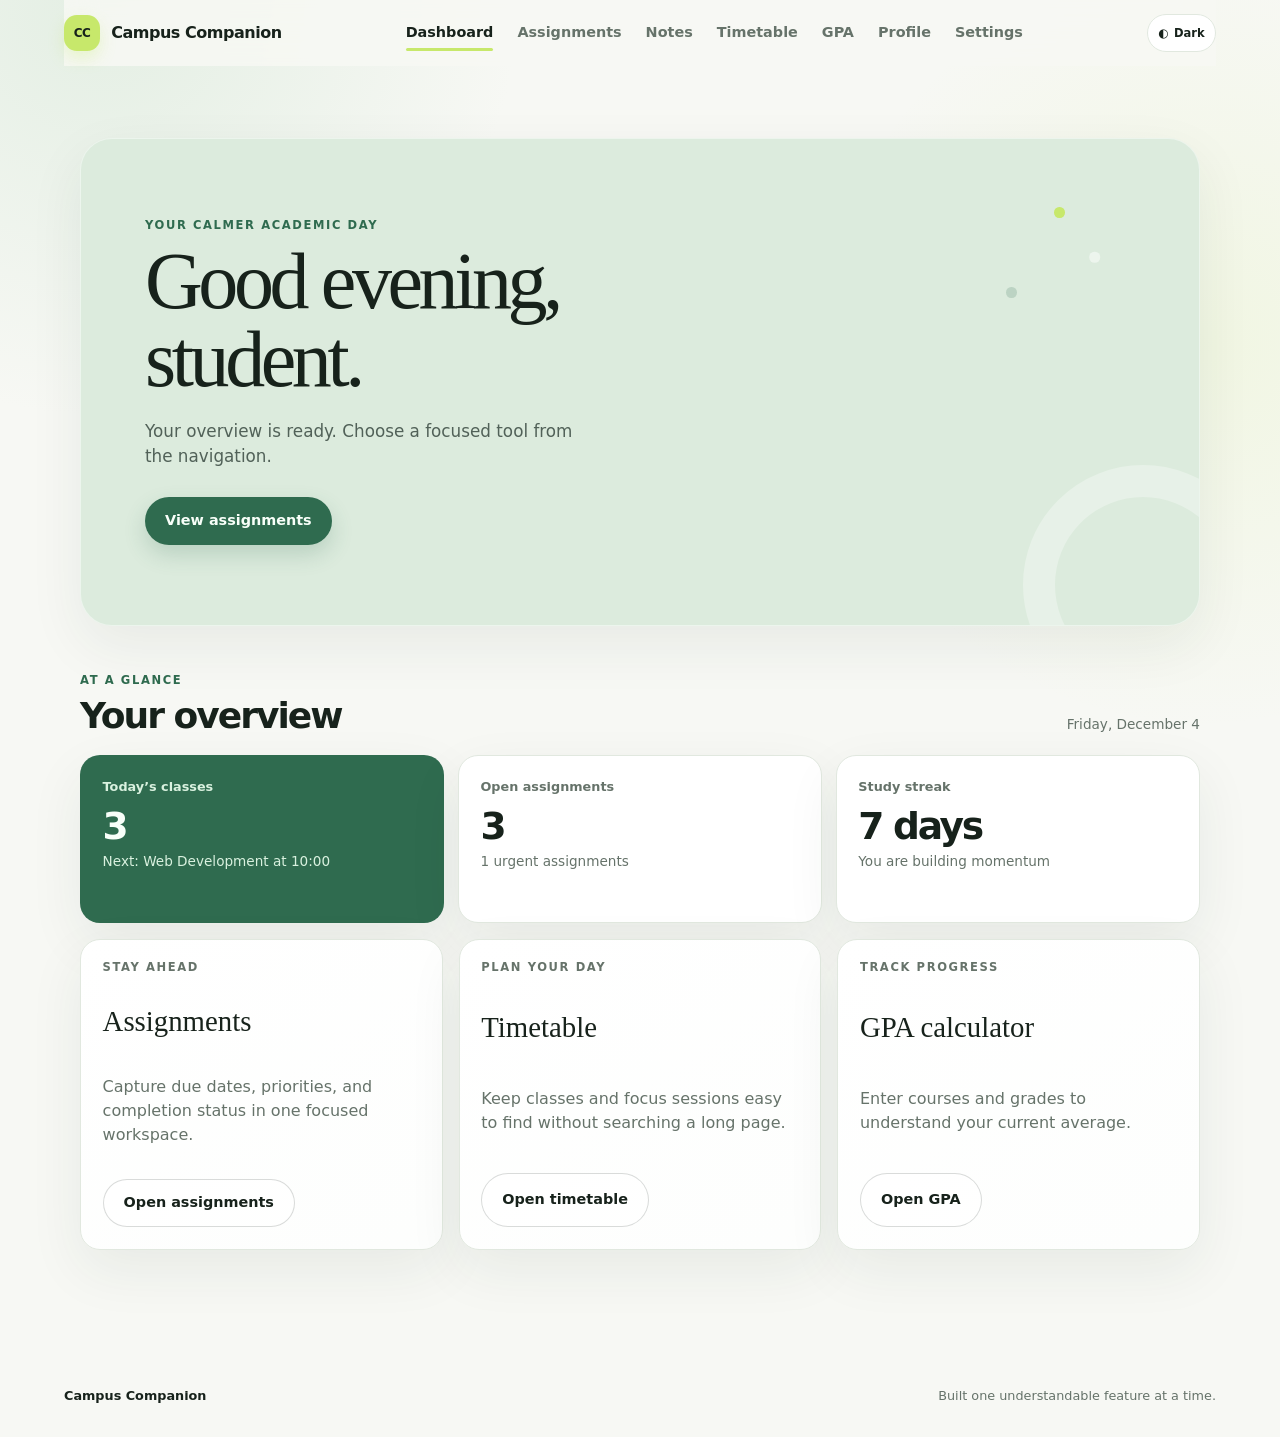
<file: index.html>
<!DOCTYPE html>
<html lang="en"><head>
  <meta charset="UTF-8">
  <meta name="viewport" content="width=device-width, initial-scale=1.0">
  <meta name="description" content="A focused student dashboard for staying organized.">
  <title>Campus Companion | Campus Companion</title>
  <link rel="stylesheet" href="styles.css">
</head>
<body data-page="dashboard">
  <!-- Shared header: every page uses the same predictable navigation. -->
  <header class="site-header">
    <a class="brand" href="index.html" aria-label="Campus Companion home"><span class="brand-mark" aria-hidden="true">CC</span><span class="brand-name">Campus Companion</span></a>
    <nav class="site-nav" id="primary-navigation" aria-label="Primary navigation">
      <a data-page="dashboard" href="index.html">Dashboard</a><a data-page="assignments" href="assignments.html">Assignments</a><a data-page="notes" href="notes.html">Notes</a><a data-page="timetable" href="timetable.html">Timetable</a><a data-page="gpa" href="gpa.html">GPA</a><a data-page="profile" href="profile.html">Profile</a><a data-page="settings" href="settings.html">Settings</a>
    </nav>
    <div class="header-actions"><button class="theme-toggle" id="theme-toggle" type="button" aria-pressed="false"><span aria-hidden="true">◐</span><span class="theme-toggle-label">Dark</span></button><button class="menu-button" type="button" aria-label="Open navigation menu" aria-expanded="false" aria-controls="primary-navigation"><span aria-hidden="true">☰</span></button></div>
  </header>
  <main class="page-main" id="dashboard"><section class="hero page-hero" aria-labelledby="page-title"><p class="eyebrow">Your calmer academic day</p><h1 id="page-title">Good morning, student.</h1><p class="hero-text">Your overview is ready. Choose a focused tool from the navigation.</p><a class="primary-button" href="assignments.html">View assignments</a></section><section class="dashboard-section" aria-labelledby="overview-title"><div class="section-heading"><div><p class="eyebrow">At a glance</p><h2 id="overview-title">Your overview</h2></div><span class="date-label" id="dashboard-date"></span></div><div class="overview-grid"><article class="summary-card summary-card--accent"><p class="card-label">Today’s classes</p><p class="card-value" id="classes-today-value">0</p><p class="card-note" id="next-class-note">No classes planned</p></article><article class="summary-card"><p class="card-label">Open assignments</p><p class="card-value" id="open-assignments-value">0</p><p class="card-note" id="assignments-week-note">No urgent assignments</p></article><article class="summary-card"><p class="card-label">Study streak</p><p class="card-value">7 days</p><p class="card-note">You are building momentum</p></article></div></section><section class="page-grid"><article class="tool-panel panel"><p class="eyebrow">Stay ahead</p><h2>Assignments</h2><p>Capture due dates, priorities, and completion status in one focused workspace.</p><a class="secondary-button" href="assignments.html">Open assignments</a></article><article class="tool-panel panel"><p class="eyebrow">Plan your day</p><h2>Timetable</h2><p>Keep classes and focus sessions easy to find without searching a long page.</p><a class="secondary-button" href="timetable.html">Open timetable</a></article><article class="tool-panel panel"><p class="eyebrow">Track progress</p><h2>GPA calculator</h2><p>Enter courses and grades to understand your current average.</p><a class="secondary-button" href="gpa.html">Open GPA</a></article></section></main>
  <footer class="site-footer"><p>Campus Companion</p><p>Built one understandable feature at a time.</p></footer>
  <script type="module" src="scripts/dashboard.js"></script>
</body></html>
</file>
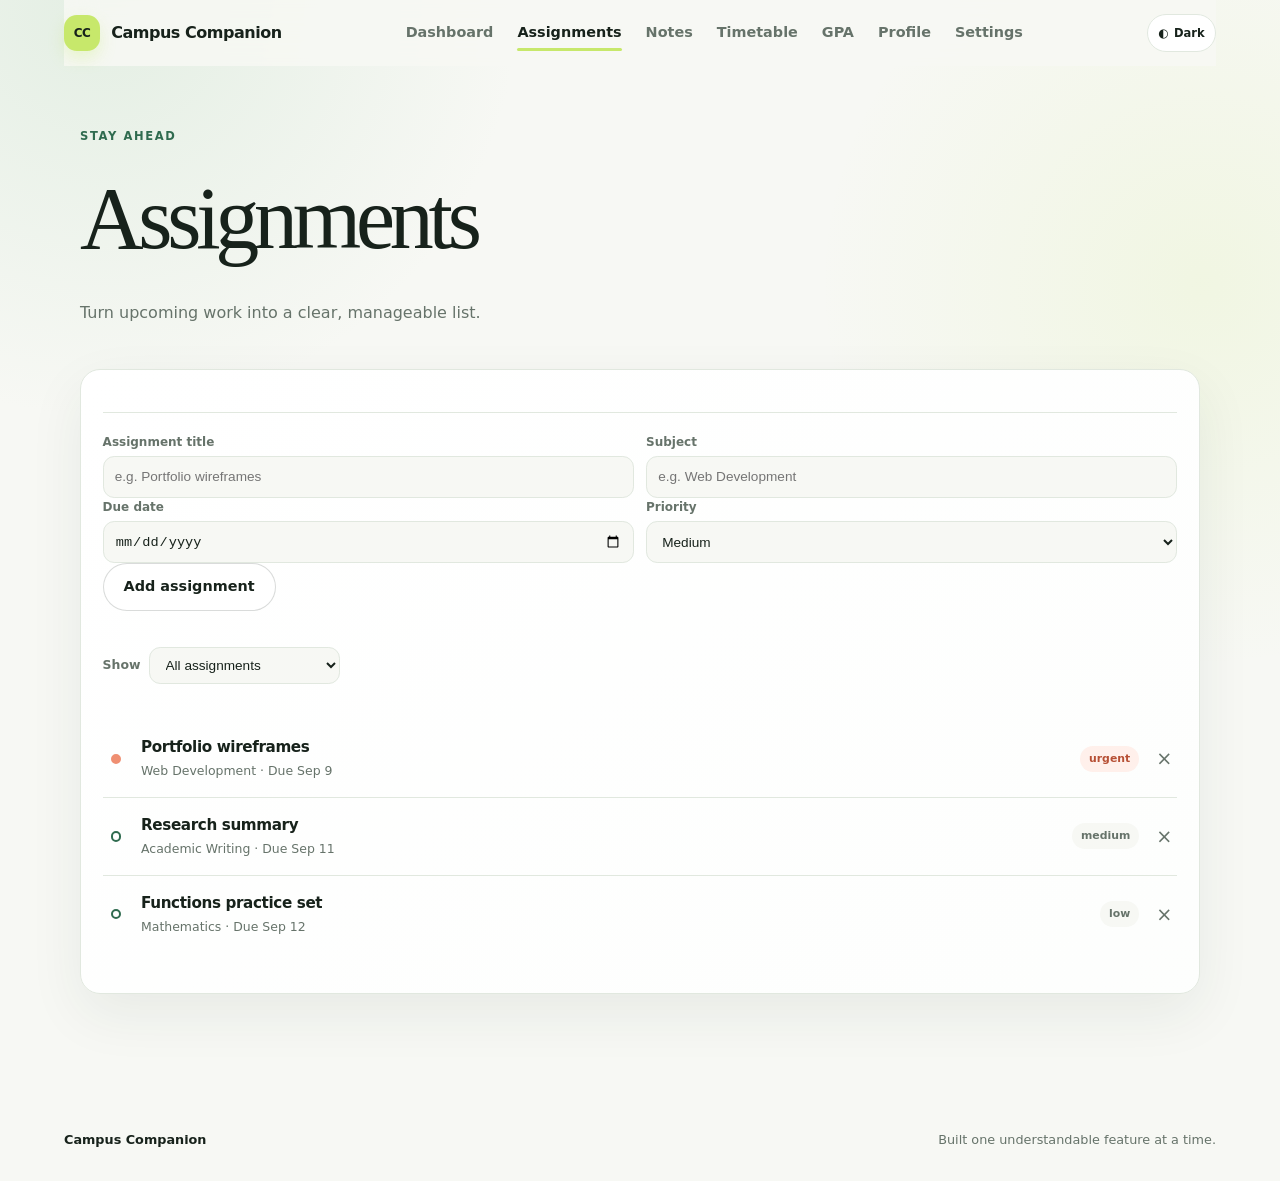
<file: assignments.html>
<!DOCTYPE html>
<html lang="en"><head>
  <meta charset="UTF-8">
  <meta name="viewport" content="width=device-width, initial-scale=1.0">
  <meta name="description" content="Track assignments and due dates.">
  <title>Assignments | Campus Companion</title>
  <link rel="stylesheet" href="styles.css">
</head>
<body data-page="assignments">
  <!-- Shared header: every page uses the same predictable navigation. -->
  <header class="site-header">
    <a class="brand" href="index.html" aria-label="Campus Companion home"><span class="brand-mark" aria-hidden="true">CC</span><span class="brand-name">Campus Companion</span></a>
    <nav class="site-nav" id="primary-navigation" aria-label="Primary navigation">
      <a data-page="dashboard" href="index.html">Dashboard</a><a data-page="assignments" href="assignments.html">Assignments</a><a data-page="notes" href="notes.html">Notes</a><a data-page="timetable" href="timetable.html">Timetable</a><a data-page="gpa" href="gpa.html">GPA</a><a data-page="profile" href="profile.html">Profile</a><a data-page="settings" href="settings.html">Settings</a>
    </nav>
    <div class="header-actions"><button class="theme-toggle" id="theme-toggle" type="button" aria-pressed="false"><span aria-hidden="true">◐</span><span class="theme-toggle-label">Dark</span></button><button class="menu-button" type="button" aria-label="Open navigation menu" aria-expanded="false" aria-controls="primary-navigation"><span aria-hidden="true">☰</span></button></div>
  </header>
  <main class="page-main"><section class="page-intro" aria-labelledby="assignments-title"><p class="eyebrow">Stay ahead</p><h1 id="assignments-title">Assignments</h1><p>Turn upcoming work into a clear, manageable list.</p></section><section class="tool-panel panel"><form class="assignment-form" id="assignment-form"><div class="form-row"><label>Assignment title<input name="title" type="text" placeholder="e.g. Portfolio wireframes" required></label><label>Subject<input name="subject" type="text" placeholder="e.g. Web Development" required></label></div><div class="form-row"><label>Due date<input name="dueDate" type="date" required></label><label>Priority<select name="priority"><option value="low">Low</option><option value="medium" selected>Medium</option><option value="urgent">Urgent</option></select></label></div><button class="secondary-button" type="submit">Add assignment</button></form><div class="assignment-toolbar"><label for="assignment-filter">Show</label><select id="assignment-filter"><option value="all">All assignments</option><option value="open">Open assignments</option><option value="completed">Completed assignments</option></select></div><ul class="assignment-list" id="assignment-list" aria-label="Assignments"></ul><p class="feedback-message" id="assignment-feedback" role="status" aria-live="polite"></p></section></main>
  <footer class="site-footer"><p>Campus Companion</p><p>Built one understandable feature at a time.</p></footer>
  <script type="module" src="scripts/assignments.js"></script>
</body></html>
</file>
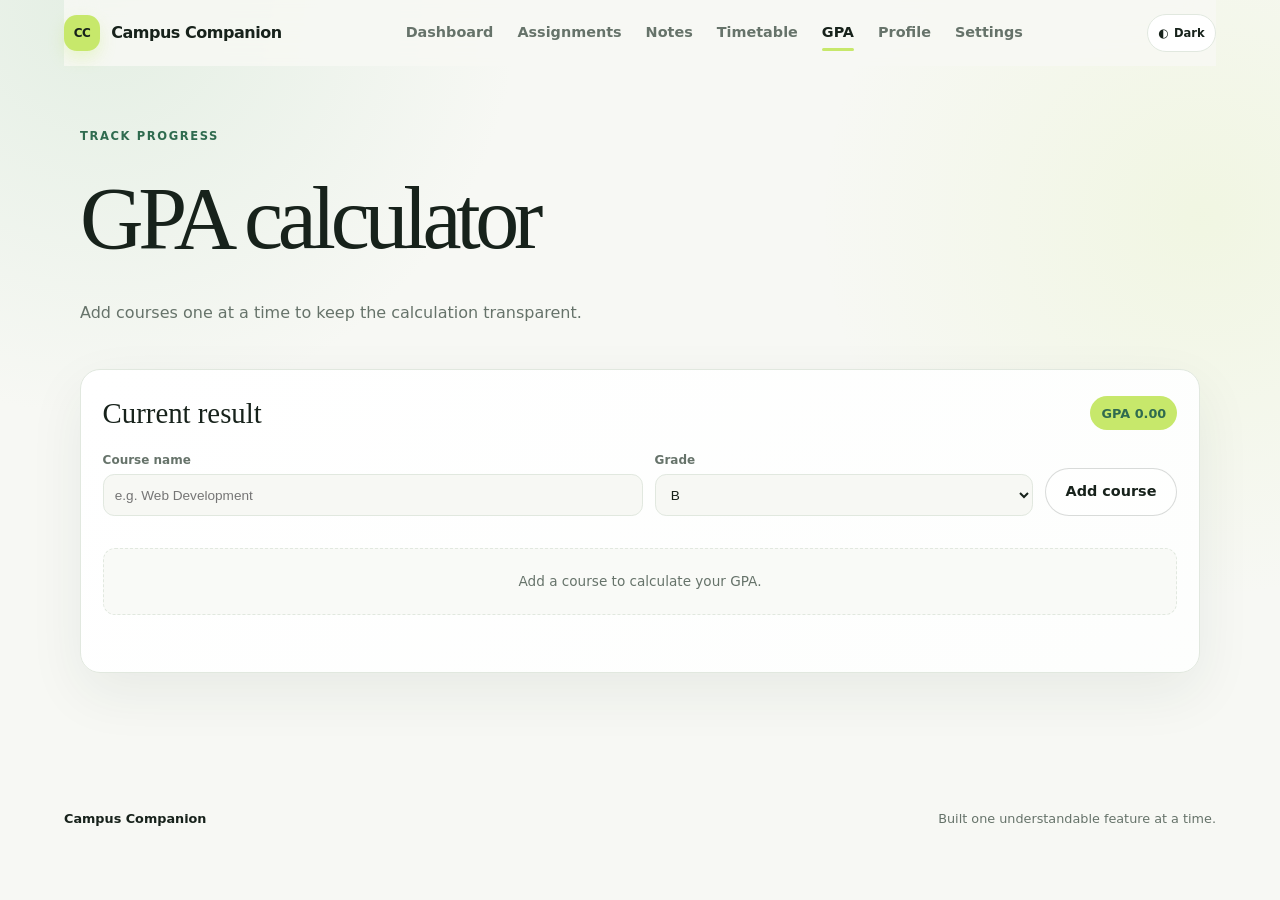
<file: gpa.html>
<!DOCTYPE html>
<html lang="en"><head>
  <meta charset="UTF-8">
  <meta name="viewport" content="width=device-width, initial-scale=1.0">
  <meta name="description" content="Calculate your current GPA.">
  <title>GPA Calculator | Campus Companion</title>
  <link rel="stylesheet" href="styles.css">
</head>
<body data-page="gpa">
  <!-- Shared header: every page uses the same predictable navigation. -->
  <header class="site-header">
    <a class="brand" href="index.html" aria-label="Campus Companion home"><span class="brand-mark" aria-hidden="true">CC</span><span class="brand-name">Campus Companion</span></a>
    <nav class="site-nav" id="primary-navigation" aria-label="Primary navigation">
      <a data-page="dashboard" href="index.html">Dashboard</a><a data-page="assignments" href="assignments.html">Assignments</a><a data-page="notes" href="notes.html">Notes</a><a data-page="timetable" href="timetable.html">Timetable</a><a data-page="gpa" href="gpa.html">GPA</a><a data-page="profile" href="profile.html">Profile</a><a data-page="settings" href="settings.html">Settings</a>
    </nav>
    <div class="header-actions"><button class="theme-toggle" id="theme-toggle" type="button" aria-pressed="false"><span aria-hidden="true">◐</span><span class="theme-toggle-label">Dark</span></button><button class="menu-button" type="button" aria-label="Open navigation menu" aria-expanded="false" aria-controls="primary-navigation"><span aria-hidden="true">☰</span></button></div>
  </header>
  <main class="page-main"><section class="page-intro" aria-labelledby="gpa-title"><p class="eyebrow">Track progress</p><h1 id="gpa-title">GPA calculator</h1><p>Add courses one at a time to keep the calculation transparent.</p></section><section class="tool-panel panel"><div class="gpa-heading"><h2>Current result</h2><p class="gpa-result" id="gpa-result" aria-live="polite">GPA 0.00</p></div><form class="gpa-form" id="gpa-form"><label>Course name<input name="courseName" type="text" placeholder="e.g. Web Development" required></label><label>Grade<select name="grade"><option value="4" data-label="A">A</option><option value="3" data-label="B" selected>B</option><option value="2" data-label="C">C</option><option value="1" data-label="D">D</option><option value="0" data-label="F">F</option></select></label><input type="hidden" name="label" value="B"><button class="secondary-button" type="submit">Add course</button></form><ul class="course-list" id="course-list" aria-label="Courses included in GPA"></ul><p class="feedback-message" id="gpa-feedback" role="status" aria-live="polite"></p></section></main>
  <footer class="site-footer"><p>Campus Companion</p><p>Built one understandable feature at a time.</p></footer>
  <script type="module" src="scripts/gpa.js"></script>
</body></html>
</file>
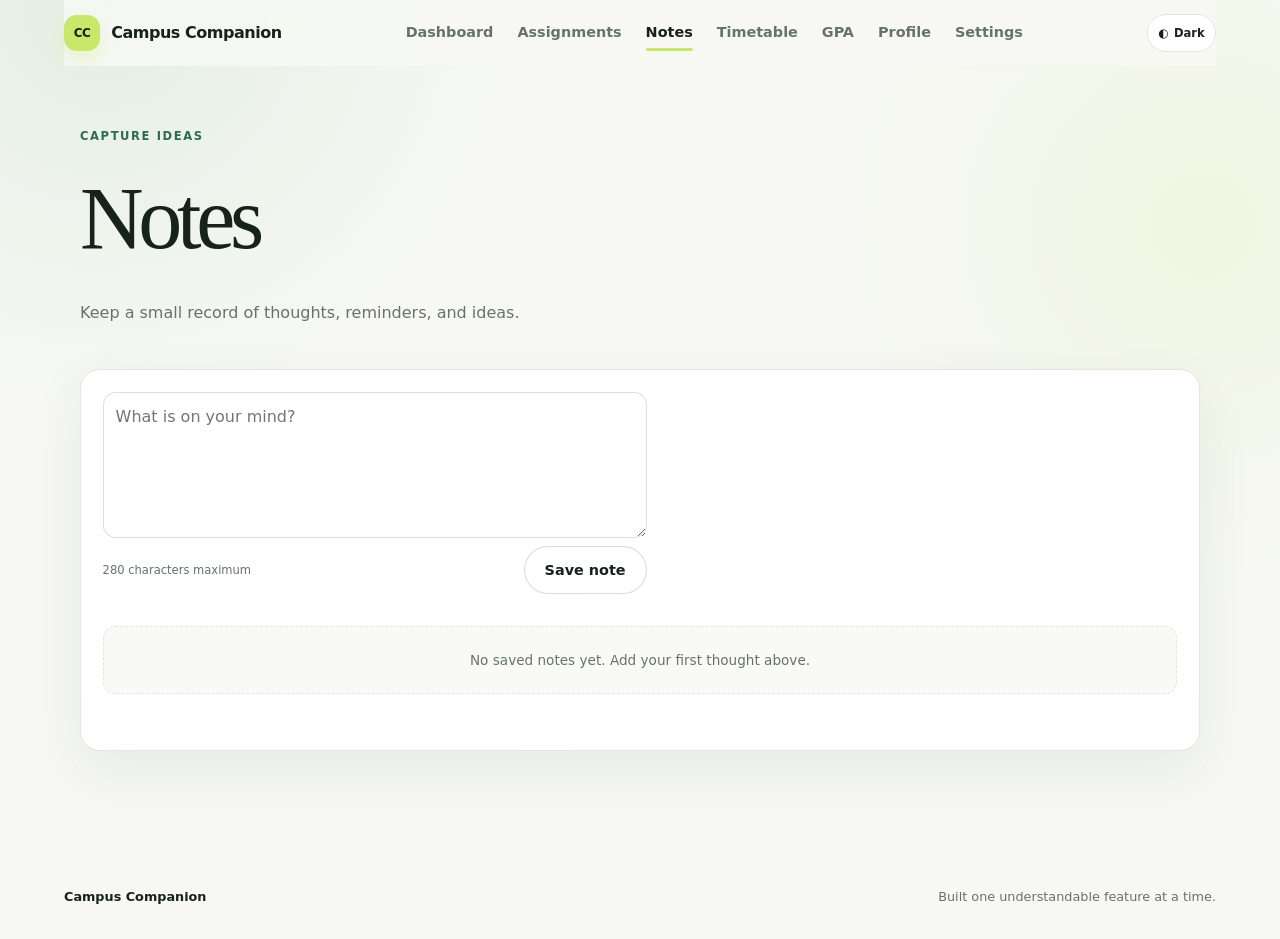
<file: notes.html>
<!DOCTYPE html>
<html lang="en"><head>
  <meta charset="UTF-8">
  <meta name="viewport" content="width=device-width, initial-scale=1.0">
  <meta name="description" content="Save ideas and reminders.">
  <title>Notes | Campus Companion</title>
  <link rel="stylesheet" href="styles.css">
</head>
<body data-page="notes">
  <!-- Shared header: every page uses the same predictable navigation. -->
  <header class="site-header">
    <a class="brand" href="index.html" aria-label="Campus Companion home"><span class="brand-mark" aria-hidden="true">CC</span><span class="brand-name">Campus Companion</span></a>
    <nav class="site-nav" id="primary-navigation" aria-label="Primary navigation">
      <a data-page="dashboard" href="index.html">Dashboard</a><a data-page="assignments" href="assignments.html">Assignments</a><a data-page="notes" href="notes.html">Notes</a><a data-page="timetable" href="timetable.html">Timetable</a><a data-page="gpa" href="gpa.html">GPA</a><a data-page="profile" href="profile.html">Profile</a><a data-page="settings" href="settings.html">Settings</a>
    </nav>
    <div class="header-actions"><button class="theme-toggle" id="theme-toggle" type="button" aria-pressed="false"><span aria-hidden="true">◐</span><span class="theme-toggle-label">Dark</span></button><button class="menu-button" type="button" aria-label="Open navigation menu" aria-expanded="false" aria-controls="primary-navigation"><span aria-hidden="true">☰</span></button></div>
  </header>
  <main class="page-main"><section class="page-intro" aria-labelledby="notes-title"><p class="eyebrow">Capture ideas</p><h1 id="notes-title">Notes</h1><p>Keep a small record of thoughts, reminders, and ideas.</p></section><section class="tool-panel panel"><form class="note-form" id="note-form"><label class="sr-only" for="note-text">Write a note</label><textarea id="note-text" rows="5" maxlength="280" placeholder="What is on your mind?" required></textarea><div class="note-form-footer"><span class="character-limit">280 characters maximum</span><button class="secondary-button" type="submit">Save note</button></div></form><ul class="note-list" id="note-list" aria-label="Saved notes"></ul><p class="feedback-message" id="note-feedback" role="status" aria-live="polite"></p></section></main>
  <footer class="site-footer"><p>Campus Companion</p><p>Built one understandable feature at a time.</p></footer>
  <script type="module" src="scripts/notes.js"></script>
</body></html>
</file>
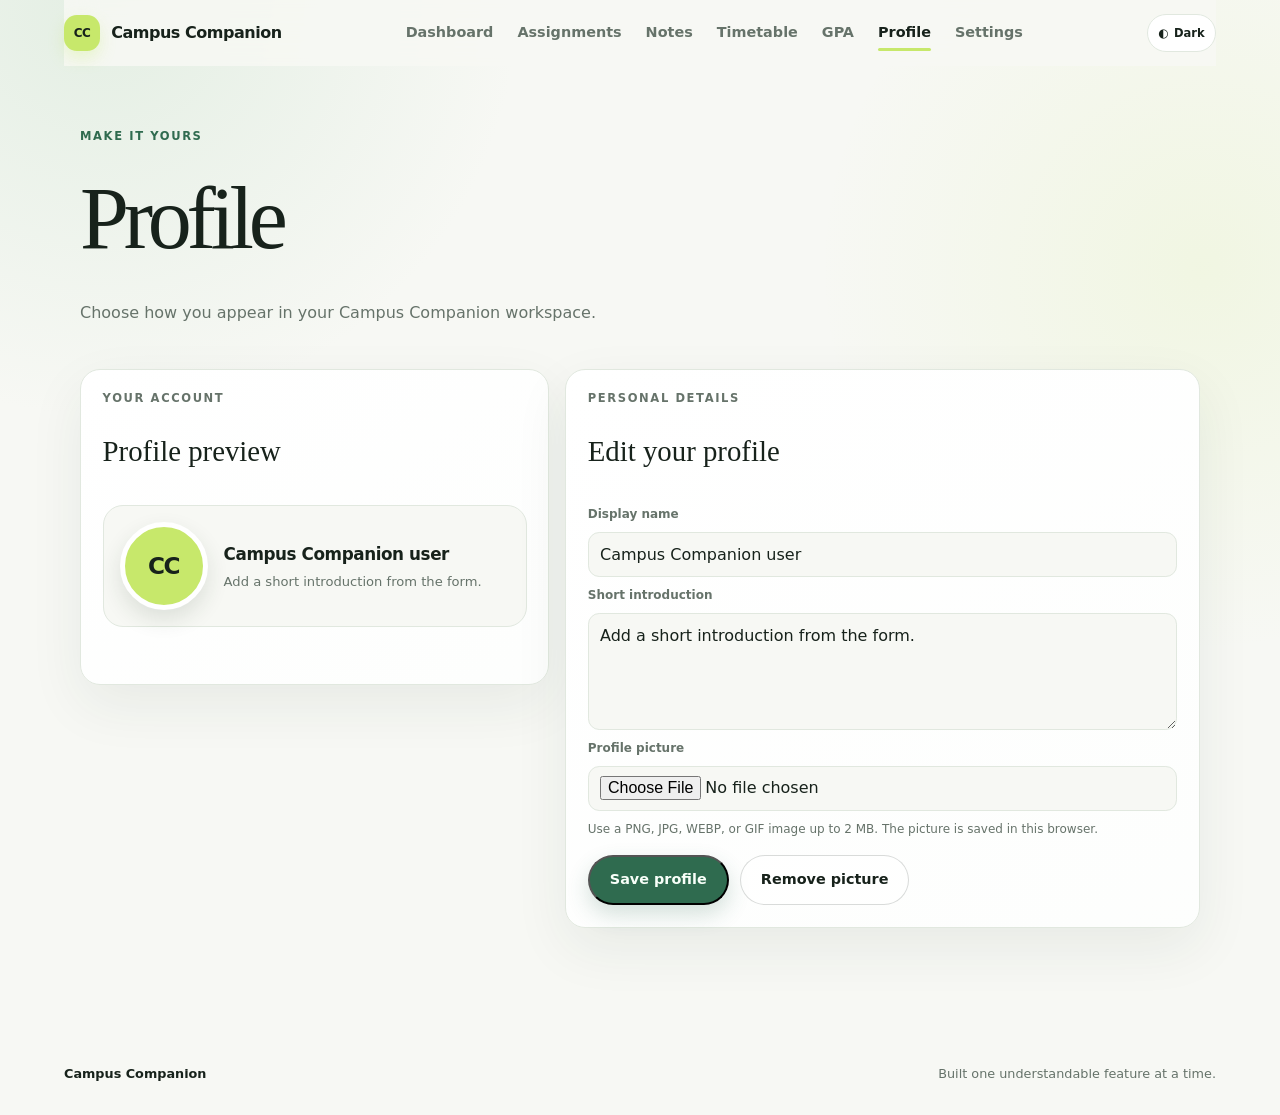
<file: profile.html>
<!DOCTYPE html>
<html lang="en">
<head>
  <meta charset="UTF-8">
  <meta name="viewport" content="width=device-width, initial-scale=1.0">
  <meta name="description" content="Manage your Campus Companion profile and profile picture.">
  <title>Profile | Campus Companion</title>
  <link rel="stylesheet" href="styles.css">
</head>
<body data-page="profile">
  <header class="site-header">
    <a class="brand" href="index.html" aria-label="Campus Companion home"><span class="brand-mark" aria-hidden="true">CC</span><span class="brand-name">Campus Companion</span></a>
    <nav class="site-nav" id="primary-navigation" aria-label="Primary navigation">
      <a data-page="dashboard" href="index.html">Dashboard</a><a data-page="assignments" href="assignments.html">Assignments</a><a data-page="notes" href="notes.html">Notes</a><a data-page="timetable" href="timetable.html">Timetable</a><a data-page="gpa" href="gpa.html">GPA</a><a data-page="profile" href="profile.html">Profile</a><a data-page="settings" href="settings.html">Settings</a>
    </nav>
    <div class="header-actions"><button class="theme-toggle" id="theme-toggle" type="button" aria-pressed="false"><span aria-hidden="true">◐</span><span class="theme-toggle-label">Dark</span></button><button class="menu-button" type="button" aria-label="Open navigation menu" aria-expanded="false" aria-controls="primary-navigation"><span aria-hidden="true">☰</span></button></div>
  </header>

  <main class="page-main">
    <section class="page-intro" aria-labelledby="profile-title"><p class="eyebrow">Make it yours</p><h1 id="profile-title">Profile</h1><p>Choose how you appear in your Campus Companion workspace.</p></section>
    <section class="profile-layout">
      <section class="tool-panel panel profile-card" aria-labelledby="profile-preview-title">
        <p class="eyebrow">Your account</p>
        <h2 id="profile-preview-title">Profile preview</h2>
        <div class="profile-preview">
          <div class="profile-avatar profile-avatar--large" id="profile-avatar" aria-label="Profile picture placeholder">CC</div>
          <div><h3 id="profile-preview-name">Campus Companion user</h3><p id="profile-preview-bio">Add a short introduction from the form.</p></div>
        </div>
        <p class="feedback-message" id="profile-feedback" role="status" aria-live="polite"></p>
      </section>
      <section class="tool-panel panel" aria-labelledby="profile-details-title">
        <p class="eyebrow">Personal details</p>
        <h2 id="profile-details-title">Edit your profile</h2>
        <form class="profile-form" id="profile-form">
          <label for="profile-name">Display name</label>
          <input id="profile-name" name="displayName" type="text" maxlength="60" placeholder="e.g. Phyo SiThu Kyaw" required>
          <label for="profile-bio">Short introduction</label>
          <textarea id="profile-bio" name="bio" rows="4" maxlength="160" placeholder="Tell your study group a little about you."></textarea>
          <label for="profile-picture">Profile picture</label>
          <input id="profile-picture" name="picture" type="file" accept="image/png,image/jpeg,image/webp,image/gif">
          <p class="form-help">Use a PNG, JPG, WEBP, or GIF image up to 2 MB. The picture is saved in this browser.</p>
          <div class="profile-actions"><button class="primary-button" type="submit">Save profile</button><button class="secondary-button" id="remove-profile-picture" type="button">Remove picture</button></div>
        </form>
      </section>
    </section>
  </main>
  <footer class="site-footer"><p>Campus Companion</p><p>Built one understandable feature at a time.</p></footer>
  <script type="module" src="scripts/profile.js"></script>
</body>
</html>
</file>
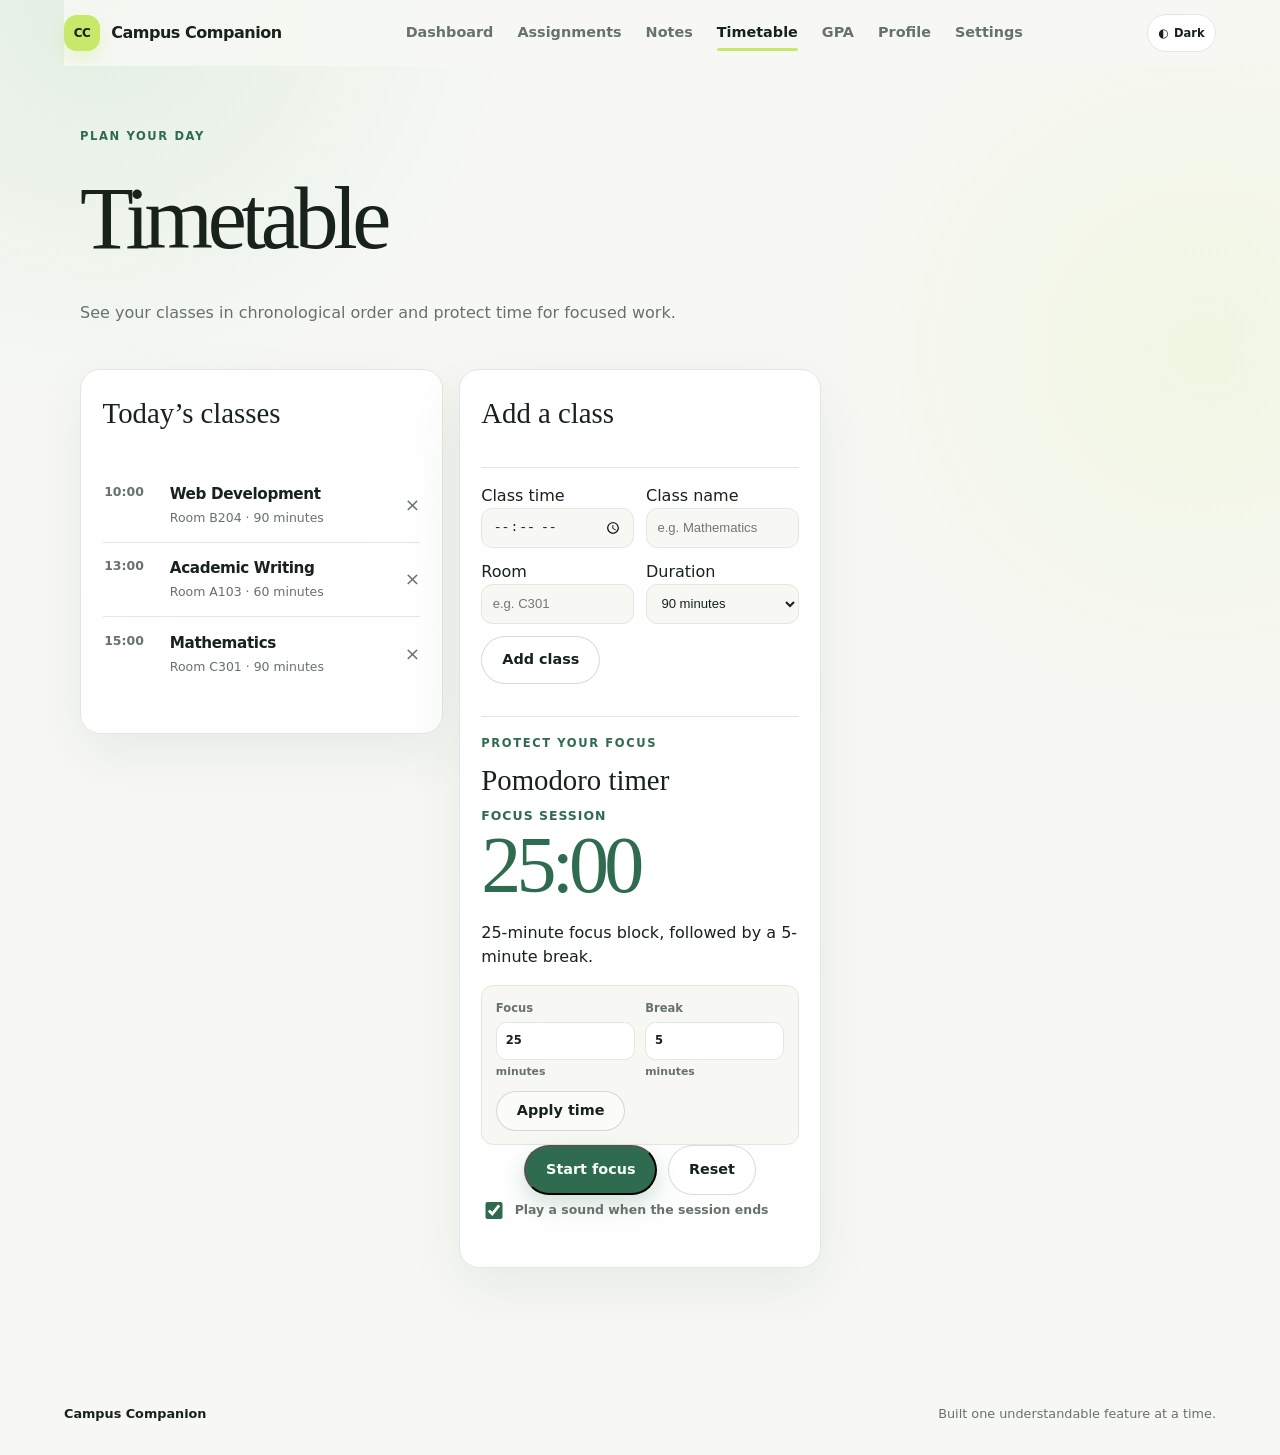
<file: timetable.html>
<!DOCTYPE html>
<html lang="en">
<head>
  <!-- Each page owns focused content while sharing the same visual system. -->
  <meta charset="UTF-8">
  <meta name="viewport" content="width=device-width, initial-scale=1.0">
  <meta name="description" content="Plan classes and focus sessions.">
  <title>Timetable | Campus Companion</title>
  <link rel="stylesheet" href="styles.css">
</head>
<body data-page="timetable">
  <!-- Shared header: predictable navigation helps users move between tools. -->
  <header class="site-header">
    <a class="brand" href="index.html" aria-label="Campus Companion home"><span class="brand-mark" aria-hidden="true">CC</span><span class="brand-name">Campus Companion</span></a>
    <nav class="site-nav" id="primary-navigation" aria-label="Primary navigation">
      <a data-page="dashboard" href="index.html">Dashboard</a><a data-page="assignments" href="assignments.html">Assignments</a><a data-page="notes" href="notes.html">Notes</a><a data-page="timetable" href="timetable.html">Timetable</a><a data-page="gpa" href="gpa.html">GPA</a><a data-page="profile" href="profile.html">Profile</a><a data-page="settings" href="settings.html">Settings</a>
    </nav>
    <div class="header-actions"><button class="theme-toggle" id="theme-toggle" type="button" aria-pressed="false"><span aria-hidden="true">◐</span><span class="theme-toggle-label">Dark</span></button><button class="menu-button" type="button" aria-label="Open navigation menu" aria-expanded="false" aria-controls="primary-navigation"><span aria-hidden="true">☰</span></button></div>
  </header>

  <main class="page-main">
    <section class="page-intro" aria-labelledby="timetable-title"><p class="eyebrow">Plan your day</p><h1 id="timetable-title">Timetable</h1><p>See your classes in chronological order and protect time for focused work.</p></section>
    <section class="page-grid page-grid--two">
      <section class="tool-panel panel" aria-labelledby="classes-title"><h2 id="classes-title">Today’s classes</h2><ol class="timeline" id="timetable-list" aria-label="Today’s timetable"></ol><p class="feedback-message" id="timetable-feedback" role="status" aria-live="polite"></p></section>
      <section class="tool-panel panel" aria-labelledby="add-class-title"><h2 id="add-class-title">Add a class</h2><form class="timetable-form" id="timetable-form"><div class="form-row"><label>Class time<input name="time" type="time" required></label><label>Class name<input name="className" type="text" placeholder="e.g. Mathematics" required></label></div><div class="form-row"><label>Room<input name="room" type="text" placeholder="e.g. C301" required></label><label>Duration<select name="duration"><option value="60">60 minutes</option><option value="90" selected>90 minutes</option><option value="120">120 minutes</option></select></label></div><button class="secondary-button" type="submit">Add class</button></form><div class="timer-card" aria-labelledby="timer-title"><p class="eyebrow">Protect your focus</p><h2 id="timer-title">Pomodoro timer</h2><p class="timer-mode" id="timer-mode">Focus session</p><p class="timer-display" id="timer-display" role="timer" aria-label="25 minutes remaining">25:00</p><p id="timer-description">Choose your own focus and break lengths, then start when you are ready.</p><div class="timer-settings" aria-label="Timer duration settings"><label>Focus<input id="timer-focus-minutes" type="number" min="1" max="120" step="1" inputmode="numeric"> <span>minutes</span></label><label>Break<input id="timer-break-minutes" type="number" min="1" max="60" step="1" inputmode="numeric"> <span>minutes</span></label><button class="secondary-button" id="timer-apply" type="button">Apply time</button></div><div class="timer-controls"><button class="primary-button" id="timer-start" type="button">Start focus</button><button class="secondary-button" id="timer-reset" type="button">Reset</button></div><label class="setting-control timer-sound-control"><input id="timer-sound-toggle" type="checkbox" checked><span>Play a sound when the session ends</span></label><p class="feedback-message" id="timer-feedback" role="status" aria-live="polite"></p></div></section>
    </section>
  </main>
  <footer class="site-footer"><p>Campus Companion</p><p>Built one understandable feature at a time.</p></footer>
  <script type="module" src="scripts/timetable.js"></script>
</body>
</html>
</file>
<file: styles.css>
/* Design tokens keep colors, type, spacing, and motion consistent across the app. */
:root {
  /* Color tokens keep the visual language easy to update later. */
  --color-ink: #17221b;
  --color-muted: #66736a;
  --color-paper: #f7f8f4;
  --color-surface: #ffffff;
  --color-line: #e1e8df;
  --color-sage: #dcebdd;
  --color-sage-deep: #2f6b4f;
  --color-lime: #c7e86b;
  --color-coral: #ef8f72;
  --color-coral-soft: #fff0eb;

  --font-body: Inter, ui-sans-serif, system-ui, -apple-system, BlinkMacSystemFont, "Segoe UI", sans-serif;
  --font-display: Georgia, "Times New Roman", serif;

  --radius-small: 0.75rem;
  --radius-medium: 1.25rem;
  --radius-large: 2rem;
  --shadow-soft: 0 1rem 3rem rgba(30, 54, 37, 0.08);
  --shadow-hover: 0 1.25rem 3rem rgba(30, 54, 37, 0.14);
  --ease-out: cubic-bezier(0.23, 1, 0.32, 1);
}

/* Dark mode swaps the same semantic tokens instead of duplicating every component rule. */
html[data-theme="dark"] {
  color-scheme: dark;
  --color-ink: #edf4ec;
  --color-muted: #a5b5a8;
  --color-paper: #17231b;
  --color-surface: #213027;
  --color-line: #34463a;
  --color-sage: #2b4a39;
  --color-sage-deep: #9bd0ae;
  --color-lime: #b8d957;
  --color-coral: #f3a38c;
  --color-coral-soft: #4c3029;
  --shadow-soft: 0 1rem 3rem rgba(0, 0, 0, 0.2);
  --shadow-hover: 0 1.25rem 3rem rgba(0, 0, 0, 0.3);
}

/* Users who prefer less motion get instant scrolling and no decorative transitions. */
html.reduce-motion {
  scroll-behavior: auto;
}

html.reduce-motion *,
html.reduce-motion *::before,
html.reduce-motion *::after {
  animation-duration: 0.01ms !important;
  animation-iteration-count: 1 !important;
  scroll-behavior: auto !important;
  transition-duration: 0.01ms !important;
}

/* This predictable box model makes width and spacing calculations easier to understand. */
*,
*::before,
*::after {
  box-sizing: border-box;
}

html {
  scroll-behavior: smooth;
}

/* The page starts with a light paper background and dark, readable text. */
body {
  margin: 0;
  color: var(--color-ink);
  background: var(--color-paper);
  font-family: var(--font-body);
  line-height: 1.5;
}

body,
button,
a {
  -webkit-font-smoothing: antialiased;
}

button,
a {
  font: inherit;
}

a {
  color: inherit;
}

button {
  cursor: pointer;
}

/* The shared width rule keeps every major page area aligned to one content column. */
.site-header,
main,
.site-footer {
  width: min(100% - 2rem, 72rem);
  margin-inline: auto;
}

.site-header {
  position: relative;
  display: flex;
  align-items: center;
  justify-content: space-between;
  gap: 1rem;
  padding-block: 1.25rem;
}

.brand {
  display: inline-flex;
  align-items: center;
  gap: 0.7rem;
  color: var(--color-ink);
  font-weight: 800;
  text-decoration: none;
  letter-spacing: -0.03em;
}

.brand-mark {
  display: grid;
  width: 2.25rem;
  height: 2.25rem;
  place-items: center;
  border-radius: 0.8rem;
  color: var(--color-ink);
  background: var(--color-lime);
  font-size: 0.75rem;
  letter-spacing: -0.04em;
}

/* Header actions keep the theme and mobile menu controls together. */
.header-actions {
  display: flex;
  align-items: center;
  gap: 0.45rem;
}

.theme-toggle {
  display: inline-flex;
  align-items: center;
  gap: 0.35rem;
  min-height: 2.35rem;
  padding: 0.45rem 0.65rem;
  border: 1px solid var(--color-line);
  border-radius: 999px;
  color: var(--color-ink);
  background: var(--color-surface);
  font-size: 0.72rem;
  font-weight: 800;
}

.theme-toggle:hover,
.theme-toggle:focus-visible {
  border-color: var(--color-sage-deep);
}

/* Navigation is hidden on small screens; the menu button is the mobile placeholder. */
.site-nav {
  display: none;
  align-items: center;
  gap: 1.5rem;
  color: var(--color-muted);
  font-size: 0.9rem;
  font-weight: 650;
}

/* The open mobile state is a compact menu panel anchored below the header. */
.site-nav.is-open {
  position: absolute;
  z-index: 5;
  top: 4.5rem;
  right: 0;
  left: 0;
  display: flex;
  flex-direction: column;
  align-items: stretch;
  gap: 0.25rem;
  padding: 0.6rem;
  border: 1px solid var(--color-line);
  border-radius: var(--radius-medium);
  background: var(--color-surface);
  box-shadow: var(--shadow-hover);
}

.site-nav.is-open a {
  padding: 0.75rem 0.85rem;
  border-radius: var(--radius-small);
}

.site-nav.is-open a:hover,
.site-nav.is-open a:focus-visible {
  background: var(--color-paper);
}

.site-nav a,
.text-link {
  text-decoration: none;
  transition: color 160ms var(--ease-out);
}

.site-nav a:hover,
.site-nav a:focus-visible,
.text-link:hover,
.text-link:focus-visible {
  color: var(--color-sage-deep);
}

.menu-button {
  display: grid;
  width: 2.6rem;
  height: 2.6rem;
  place-items: center;
  border: 1px solid var(--color-line);
  border-radius: 50%;
  color: var(--color-ink);
  background: var(--color-surface);
  font-size: 1.1rem;
  line-height: 1;
  transition: transform 160ms var(--ease-out), box-shadow 160ms var(--ease-out);
}

.menu-button:hover {
  box-shadow: var(--shadow-soft);
}

.menu-button:active,
.primary-button:active,
.secondary-button:active {
  transform: scale(0.97);
}

/* The hero is the visual entry point, so it gets extra space and a soft decorative ring. */
.hero {
  position: relative;
  isolation: isolate;
  overflow: hidden;
  margin-top: 1rem;
  padding: 3.5rem 1.5rem;
  border-radius: var(--radius-large);
  background: var(--color-sage);
}

.hero::after {
  position: absolute;
  z-index: -1;
  right: -4rem;
  bottom: -5rem;
  width: 15rem;
  height: 15rem;
  border: 2rem solid rgba(255, 255, 255, 0.3);
  border-radius: 50%;
  content: "";
}

/* Small uppercase labels create a consistent visual hierarchy above headings. */
.eyebrow {
  margin: 0 0 0.55rem;
  color: var(--color-sage-deep);
  font-size: 0.72rem;
  font-weight: 800;
  letter-spacing: 0.14em;
  line-height: 1.2;
  text-transform: uppercase;
}

.hero h1,
.section-heading h2,
.panel-heading h2,
.note-callout h2 {
  margin: 0;
  letter-spacing: -0.055em;
}

.hero h1 {
  max-width: 30rem;
  font-family: var(--font-display);
  font-size: clamp(2.5rem, 9vw, 5rem);
  font-weight: 500;
  line-height: 0.98;
}

.hero-text {
  max-width: 28rem;
  margin: 1.25rem 0 1.75rem;
  color: #516158;
  font-size: 1.05rem;
}

/* Both button styles share sizing and interaction behavior; their colors differ by purpose. */
.primary-button,
.secondary-button {
  display: inline-flex;
  align-items: center;
  justify-content: center;
  min-height: 2.9rem;
  padding: 0.75rem 1.1rem;
  border-radius: 999px;
  font-size: 0.9rem;
  font-weight: 800;
  text-decoration: none;
  transition: transform 160ms var(--ease-out), box-shadow 160ms var(--ease-out), background-color 160ms var(--ease-out);
}

.primary-button {
  color: #f8fff9;
  background: var(--color-sage-deep);
  box-shadow: 0 0.6rem 1.4rem rgba(47, 107, 79, 0.2);
}

.primary-button:hover,
.primary-button:focus-visible {
  background: #24553e;
  box-shadow: 0 0.8rem 1.8rem rgba(47, 107, 79, 0.28);
}

/* Sections use generous vertical rhythm so the dashboard does not feel crowded. */
.dashboard-section {
  margin-top: 3rem;
}

.section-heading,
.panel-heading {
  display: flex;
  align-items: end;
  justify-content: space-between;
  gap: 1rem;
}

.section-heading h2,
.panel-heading h2 {
  font-size: clamp(1.6rem, 4vw, 2.25rem);
  line-height: 1.05;
}

.date-label {
  display: none;
  color: var(--color-muted);
  font-size: 0.85rem;
}

/* The grid begins as one column and becomes three summary cards on wider screens. */
.overview-grid {
  display: grid;
  gap: 0.85rem;
  margin-top: 1.25rem;
}

/* Cards and panels share the same surface, border, radius, and shadow language. */
.summary-card,
.panel {
  border: 1px solid var(--color-line);
  border-radius: var(--radius-medium);
  background: var(--color-surface);
  box-shadow: var(--shadow-soft);
}

.summary-card {
  min-height: 10.5rem;
  padding: 1.35rem;
  transition: transform 180ms var(--ease-out), box-shadow 180ms var(--ease-out);
}

.summary-card:hover,
.panel:hover {
  box-shadow: var(--shadow-hover);
}

.summary-card:hover {
  transform: translateY(-0.2rem);
}

.summary-card--accent {
  border-color: transparent;
  color: #f8fff9;
  background: var(--color-sage-deep);
}

.card-label,
.card-note {
  margin: 0;
}

.card-label {
  color: var(--color-muted);
  font-size: 0.8rem;
  font-weight: 750;
}

.summary-card--accent .card-label,
.summary-card--accent .card-note {
  color: #d9f1df;
}

.card-value {
  margin: 0.7rem 0 0.35rem;
  font-size: 2.35rem;
  font-weight: 850;
  letter-spacing: -0.06em;
  line-height: 1;
}

.card-note {
  color: var(--color-muted);
  font-size: 0.85rem;
}

/* Detailed content stays stacked on mobile and becomes an asymmetric workspace later. */
.content-grid {
  display: grid;
  gap: 1rem;
}

.panel {
  padding: 1.35rem;
}

.panel-heading {
  align-items: start;
}

.text-link {
  flex-shrink: 0;
  color: var(--color-sage-deep);
  font-size: 0.85rem;
  font-weight: 800;
}

.assignment-count {
  color: var(--color-muted);
  font-size: 0.78rem;
  font-weight: 800;
}

/* Form controls collect the minimum fields needed to create a useful task. */
.assignment-form {
  margin-top: 1.25rem;
  padding-top: 1.25rem;
  border-top: 1px solid var(--color-line);
}

.form-row {
  display: grid;
  gap: 0.75rem;
}

.assignment-form label {
  display: grid;
  gap: 0.35rem;
  color: var(--color-muted);
  font-size: 0.75rem;
  font-weight: 800;
}

.assignment-form input,
.assignment-form select,
.assignment-toolbar select {
  width: 100%;
  min-height: 2.6rem;
  padding: 0.55rem 0.7rem;
  border: 1px solid var(--color-line);
  border-radius: 0.7rem;
  color: var(--color-ink);
  background: var(--color-paper);
  font-size: 0.85rem;
}

.assignment-submit {
  margin-top: 0.85rem;
}

.assignment-toolbar {
  display: flex;
  align-items: center;
  gap: 0.55rem;
  margin-top: 1.25rem;
  color: var(--color-muted);
  font-size: 0.78rem;
  font-weight: 800;
}

.assignment-toolbar select {
  width: auto;
  min-height: 2.25rem;
}

/* Lists are reset here because each item supplies its own spacing and divider. */
.assignment-list,
.timeline {
  padding: 0;
  list-style: none;
}

.assignment-list {
  margin: 1.3rem 0 0;
}

/* Three columns separate status, assignment information, and priority at a glance. */
.assignment-item {
  display: grid;
  grid-template-columns: auto 1fr auto auto;
  align-items: center;
  gap: 0.75rem;
  padding-block: 1rem;
  border-bottom: 1px solid var(--color-line);
}

.assignment-toggle,
.assignment-delete {
  display: grid;
  width: 1.65rem;
  height: 1.65rem;
  place-items: center;
  padding: 0;
  border: 0;
  border-radius: 50%;
  color: var(--color-sage-deep);
  background: transparent;
}

.assignment-toggle:hover,
.assignment-toggle:focus-visible,
.assignment-delete:hover,
.assignment-delete:focus-visible {
  background: var(--color-paper);
}

.assignment-delete {
  color: var(--color-muted);
  font-size: 1.2rem;
  line-height: 1;
}

.assignment-item--completed h3,
.assignment-item--completed p {
  color: var(--color-muted);
  text-decoration: line-through;
}

.empty-state {
  padding-block: 1.25rem;
  color: var(--color-muted);
  font-size: 0.85rem;
  text-align: center;
}

.assignment-item:last-child {
  padding-bottom: 0;
  border-bottom: 0;
}

.assignment-item h3,
.timeline-item h3 {
  margin: 0;
  font-size: 0.95rem;
  letter-spacing: -0.025em;
}

.assignment-item p,
.timeline-item p {
  margin: 0.2rem 0 0;
  color: var(--color-muted);
  font-size: 0.78rem;
}

.status-dot {
  width: 0.65rem;
  height: 0.65rem;
  border: 2px solid var(--color-sage-deep);
  border-radius: 50%;
}

.status-dot--urgent {
  border-color: var(--color-coral);
  background: var(--color-coral);
}

.priority-label {
  padding: 0.3rem 0.55rem;
  border-radius: 999px;
  color: var(--color-muted);
  background: var(--color-paper);
  font-size: 0.68rem;
  font-weight: 800;
}

.priority-label--urgent {
  color: #b75035;
  background: var(--color-coral-soft);
}

/* The account panel makes the cloud connection understandable before sign-in. */
.auth-panel {
  display: grid;
  gap: 1rem;
}

.auth-panel h2 {
  margin: 0;
  font-family: var(--font-display);
  font-size: 1.7rem;
  font-weight: 500;
}

.auth-panel p {
  color: var(--color-muted);
}

/* This notice makes the intentional school-demo trade-off visible to testers. */
.demo-notice {
  margin: 0;
  padding: 0.8rem 1rem;
  border-left: 3px solid var(--color-sage-deep);
  border-radius: 0.55rem;
  color: var(--color-ink) !important;
  background: var(--color-sage-soft);
  font-size: 0.9rem;
  line-height: 1.55;
}

.auth-form > input {
  width: 100%;
}

.auth-panel > div:first-child p:last-child {
  margin: 0.35rem 0 0;
  font-size: 0.85rem;
}

.auth-form {
  display: grid;
  gap: 0.45rem;
}

.auth-form label {
  color: var(--color-muted);
  font-size: 0.75rem;
  font-weight: 800;
}

.auth-form-row,
.auth-actions {
  display: flex;
  flex-wrap: wrap;
  align-items: center;
  gap: 0.7rem;
}

.auth-form-row input {
  flex: 1 1 14rem;
}

.auth-actions {
  justify-content: flex-start;
}

.text-button {
  border: 0;
  padding: 0.55rem 0;
  color: var(--color-sage-deep);
  background: transparent;
  font-weight: 800;
}

.text-button:hover,
.text-button:focus-visible {
  text-decoration: underline;
}

/* Preferences use the same panel language as the academic tools. */
.settings-panel {
  display: flex;
  flex-wrap: wrap;
  align-items: center;
  justify-content: space-between;
  gap: 1rem;
}

.settings-panel h2 {
  margin: 0;
  font-family: var(--font-display);
  font-size: 1.7rem;
  font-weight: 500;
}

.settings-panel p:last-child {
  margin: 0.35rem 0 0;
  color: var(--color-muted);
  font-size: 0.85rem;
}

.setting-control {
  display: inline-flex;
  align-items: center;
  gap: 0.55rem;
  color: var(--color-ink);
  font-size: 0.8rem;
  font-weight: 800;
}

.setting-control input {
  width: 1.1rem;
  height: 1.1rem;
  accent-color: var(--color-sage-deep);
}

/* The timetable uses a compact vertical rhythm to read like a daily schedule. */
.timeline {
  margin: 1.1rem 0 0;
}

.timeline-item {
  position: relative;
  display: grid;
  grid-template-columns: 3.3rem 1fr auto;
  gap: 0.8rem;
  padding: 0.9rem 0 0.9rem 0.1rem;
  border-bottom: 1px solid var(--color-line);
}

.timeline-item:last-child {
  padding-bottom: 0;
  border-bottom: 0;
}

.timeline-item time {
  color: var(--color-muted);
  font-size: 0.78rem;
  font-weight: 800;
}

.timeline-item--current time,
.timeline-item--current h3 {
  color: var(--color-sage-deep);
}

.timetable-form {
  display: grid;
  gap: 0.75rem;
  margin-top: 1rem;
  padding-top: 1rem;
  border-top: 1px solid var(--color-line);
}

.timetable-form input,
.timetable-form select {
  width: 100%;
  min-height: 2.5rem;
  padding: 0.5rem 0.65rem;
  border: 1px solid var(--color-line);
  border-radius: 0.7rem;
  color: var(--color-ink);
  background: var(--color-paper);
  font-size: 0.82rem;
}

.class-delete {
  padding: 0;
  border: 0;
  color: var(--color-muted);
  background: transparent;
  font-size: 1.15rem;
  line-height: 1;
}

.class-delete:hover,
.class-delete:focus-visible {
  color: var(--color-sage-deep);
}

/* A lime callout gives the next action a distinct visual finish to the page. */
/* Keep labels available to screen readers without adding visual clutter. */
.sr-only {
  position: absolute;
  width: 1px;
  height: 1px;
  padding: 0;
  margin: -1px;
  overflow: hidden;
  clip: rect(0, 0, 0, 0);
  white-space: nowrap;
  border: 0;
}

.note-callout {
  display: flex;
  flex-direction: column;
  align-items: start;
  gap: 1.25rem;
  padding: 1.5rem;
  border-radius: var(--radius-medium);
  color: var(--color-ink);
  background: var(--color-lime);
}

.note-callout h2 {
  max-width: 30rem;
  font-family: var(--font-display);
  font-size: clamp(1.8rem, 5vw, 2.7rem);
  font-weight: 500;
  line-height: 1;
}

.note-callout p:last-child {
  margin: 0.65rem 0 0;
  color: #556321;
  font-size: 0.9rem;
}

.secondary-button {
  border: 1px solid rgba(23, 34, 27, 0.16);
  color: var(--color-ink);
  background: rgba(255, 255, 255, 0.55);
}

.secondary-button:hover,
.secondary-button:focus-visible {
  background: var(--color-surface);
}

/* The GPA panel groups the form, result, and course list into one focused tool. */
.gpa-panel {
  display: grid;
  gap: 1rem;
}

.gpa-result {
  margin: 0;
  padding: 0.45rem 0.7rem;
  border-radius: 999px;
  color: var(--color-sage-deep);
  background: var(--color-lime);
  font-size: 0.8rem;
  font-weight: 900;
}

.gpa-form {
  display: grid;
  gap: 0.75rem;
}

.gpa-form label {
  display: grid;
  gap: 0.35rem;
  color: var(--color-muted);
  font-size: 0.75rem;
  font-weight: 800;
}

.gpa-form input,
.gpa-form select {
  width: 100%;
  min-height: 2.6rem;
  padding: 0.55rem 0.7rem;
  border: 1px solid var(--color-line);
  border-radius: 0.7rem;
  color: var(--color-ink);
  background: var(--color-paper);
  font-size: 0.85rem;
}

.course-list {
  display: grid;
  gap: 0.6rem;
  margin: 0;
  padding: 0;
  list-style: none;
}

.course-item {
  display: flex;
  align-items: center;
  justify-content: space-between;
  gap: 1rem;
  padding: 0.7rem 0;
  border-top: 1px solid var(--color-line);
}

.course-item div {
  display: grid;
  gap: 0.2rem;
}

.course-item span {
  color: var(--color-muted);
  font-size: 0.78rem;
}

.course-delete {
  padding: 0;
  border: 0;
  color: var(--color-sage-deep);
  background: transparent;
  font-size: 0.72rem;
  font-weight: 800;
}

/* The timer makes the focus action visually dominant and easy to start. */
.timer-panel {
  display: grid;
  gap: 1rem;
  text-align: center;
}

.timer-panel .panel-heading {
  text-align: left;
}

.timer-mode {
  margin: 0;
  color: var(--color-muted);
  font-size: 0.75rem;
  font-weight: 800;
}

.timer-display {
  margin: 0;
  color: var(--color-sage-deep);
  font-family: var(--font-display);
  font-size: clamp(3rem, 12vw, 5rem);
  line-height: 1;
  letter-spacing: -0.06em;
}

.timer-controls {
  display: flex;
  justify-content: center;
  gap: 0.65rem;
}

/* Notes are stored as small paper-like cards beneath the input. */
.note-form {
  display: grid;
  gap: 0.55rem;
  width: min(100%, 34rem);
}

.note-form textarea {
  width: 100%;
  resize: vertical;
  padding: 0.75rem;
  border: 1px solid rgba(32, 61, 43, 0.16);
  border-radius: 0.8rem;
  color: var(--color-ink);
  background: rgba(255, 255, 255, 0.65);
  font: inherit;
}

.note-form textarea:focus-visible,
.gpa-form input:focus-visible,
.gpa-form select:focus-visible,
.assignment-form input:focus-visible,
.assignment-form select:focus-visible,
.assignment-toolbar select:focus-visible {
  outline: 3px solid rgba(191, 216, 75, 0.55);
  outline-offset: 2px;
}

.note-form-footer,
.note-item-footer {
  display: flex;
  align-items: center;
  justify-content: space-between;
  gap: 1rem;
}

.character-limit,
.note-item-footer time {
  color: var(--color-muted);
  font-size: 0.72rem;
}

.note-list {
  display: grid;
  gap: 0.65rem;
  margin: 0;
  padding: 0;
  list-style: none;
}

.note-item {
  padding: 0.9rem 1rem;
  border: 1px solid rgba(32, 61, 43, 0.12);
  border-radius: 0.8rem;
  background: rgba(255, 255, 255, 0.5);
}

.note-item p {
  margin: 0 0 0.6rem;
  color: var(--color-ink);
  font-size: 0.9rem;
  line-height: 1.55;
}

.note-delete {
  padding: 0;
  border: 0;
  color: var(--color-sage-deep);
  background: transparent;
  font-size: 0.72rem;
  font-weight: 800;
}

/* Live feedback remains compact so it supports the action without shifting the layout. */
.feedback-message {
  min-height: 1.2rem;
  margin: 0;
  color: #556321;
  font-size: 0.78rem;
  font-weight: 700;
}

.site-footer {
  display: flex;
  flex-direction: column;
  gap: 0.3rem;
  padding-block: 3.5rem 2rem;
  color: var(--color-muted);
  font-size: 0.8rem;
}

.site-footer p {
  margin: 0;
}

.site-footer p:first-child {
  color: var(--color-ink);
  font-weight: 800;
}

:focus-visible {
  outline: 3px solid var(--color-coral);
  outline-offset: 4px;
}

/* At tablet width, navigation appears and the dashboard gains its multi-column layout. */
@media (min-width: 44rem) {
  .site-header,
  main,
  .site-footer {
    width: min(100% - 4rem, 72rem);
  }

  .site-header {
    padding-block: 1.5rem;
  }

  .site-nav {
    display: flex;
  }

  /* Reset the mobile dropdown positioning when the full desktop navigation is visible. */
  .site-nav.is-open {
    position: static;
    flex-direction: row;
    align-items: center;
    gap: 1.5rem;
    padding: 0;
    border: 0;
    border-radius: 0;
    background: transparent;
    box-shadow: none;
  }

  .site-nav.is-open a {
    padding: 0;
  }

  .menu-button {
    display: none;
  }

  .hero {
    margin-top: 1.5rem;
    padding: 5rem 4rem;
  }

  .date-label {
    display: inline-block;
  }

  .overview-grid {
    grid-template-columns: repeat(3, 1fr);
  }

  .form-row {
    grid-template-columns: repeat(2, 1fr);
  }

  .gpa-form {
    grid-template-columns: 1fr 0.7fr auto;
    align-items: end;
  }

  .timetable-form .form-row {
    grid-template-columns: repeat(2, 1fr);
  }

  .gpa-form .secondary-button {
    margin-top: 0;
  }

  .content-grid {
    grid-template-columns: 1.25fr 0.75fr;
    align-items: stretch;
  }

  .note-callout {
    flex-direction: row;
    align-items: center;
    justify-content: space-between;
    padding: 2rem 2.25rem;
  }

  .site-footer {
    flex-direction: row;
    align-items: center;
    justify-content: space-between;
  }
}

/* Respect users who ask their operating system to reduce non-essential motion. */
@media (prefers-reduced-motion: reduce) {
  html {
    scroll-behavior: auto;
  }

  *,
  *::before,
  *::after {
    transition-duration: 0.01ms !important;
  }
}


/* ------------------------------
   Multi-page architecture styles
   ------------------------------ */
.page-main { width: min(100% - 2rem, 70rem); margin: 0 auto; padding: 2rem 0 5rem; }
.page-hero { margin-bottom: 2rem; }
.page-intro { max-width: 42rem; margin: 1rem 0 2rem; }
.page-intro h1 { margin: 0.25rem 0 0.75rem; font-family: var(--font-display); font-size: clamp(2.8rem, 7vw, 5.5rem); font-weight: 500; letter-spacing: -0.06em; }
.page-intro p:last-child, .tool-panel > p { color: var(--color-muted); }
.page-grid { display: grid; gap: 1rem; margin-top: 1rem; }
.page-grid--two { grid-template-columns: 1.15fr 0.85fr; align-items: start; }
.tool-panel { display: grid; gap: 1rem; }
.tool-panel h2 { margin: 0; font-family: var(--font-display); font-size: 1.8rem; font-weight: 500; }
.tool-panel .secondary-button { justify-self: start; }
.gpa-heading { display: flex; justify-content: space-between; gap: 1rem; align-items: center; }
.course-item { display: grid; grid-template-columns: 1fr auto auto; gap: 1rem; align-items: center; padding: 0.9rem 0; border-bottom: 1px solid var(--color-line); }
.course-item strong { color: var(--color-sage-deep); }
.course-delete { border: 0; color: var(--color-muted); background: transparent; cursor: pointer; }
.timer-card { margin-top: 1rem; padding-top: 1.25rem; border-top: 1px solid var(--color-line); }
.timer-card h2 { margin-top: 0.25rem; }
.site-nav a[aria-current="page"] { color: var(--color-ink); font-weight: 800; }
.site-nav--open { display: grid !important; }
.reduce-motion *, .reduce-motion *::before, .reduce-motion *::after { animation-duration: 0.01ms !important; animation-iteration-count: 1 !important; scroll-behavior: auto !important; transition-duration: 0.01ms !important; }
@media (min-width: 44rem) { .page-grid { grid-template-columns: repeat(3, 1fr); } }
@media (max-width: 43.99rem) { .page-grid--two { grid-template-columns: 1fr; } .gpa-heading { align-items: start; flex-direction: column; } }


/* ------------------------------
   Presentation polish layer
   ------------------------------ */
:root {
  --color-sage-soft: #eef6ed;
  --color-focus: #8bbf9b;
  --shadow-panel: 0 1.25rem 3.5rem rgba(30, 54, 37, 0.07);
}

html[data-theme="dark"] {
  --color-sage-soft: #263b2d;
  --color-focus: #9bd0ae;
  --shadow-panel: 0 1.25rem 3.5rem rgba(0, 0, 0, 0.22);
}

body {
  min-height: 100vh;
  background:
    radial-gradient(circle at 8% 0%, rgba(220, 235, 221, 0.72), transparent 26rem),
    radial-gradient(circle at 94% 24%, rgba(199, 232, 107, 0.13), transparent 24rem),
    var(--color-paper);
}

html[data-theme="dark"] body {
  background:
    radial-gradient(circle at 8% 0%, rgba(58, 93, 67, 0.42), transparent 26rem),
    radial-gradient(circle at 94% 24%, rgba(184, 217, 87, 0.08), transparent 24rem),
    var(--color-paper);
}

.site-header {
  position: sticky;
  top: 0;
  z-index: 10;
  padding-block: 0.9rem;
  background: color-mix(in srgb, var(--color-paper) 86%, transparent);
  backdrop-filter: blur(1rem);
}

.brand-mark {
  box-shadow: 0 0.45rem 1rem rgba(199, 232, 107, 0.28);
  transition: transform 180ms var(--ease-out);
}

.brand:hover .brand-mark {
  transform: rotate(-6deg) scale(1.05);
}

.site-nav a {
  position: relative;
  padding-block: 0.45rem;
}

.site-nav a[aria-current="page"]::after {
  position: absolute;
  right: 0;
  bottom: 0;
  left: 0;
  height: 0.18rem;
  border-radius: 999px;
  background: var(--color-lime);
  content: "";
}

.hero {
  border: 1px solid rgba(255, 255, 255, 0.46);
  box-shadow: var(--shadow-panel);
}

.hero::before {
  position: absolute;
  right: 12%;
  top: 14%;
  width: 0.65rem;
  height: 0.65rem;
  border-radius: 50%;
  background: var(--color-lime);
  box-shadow: 2.2rem 2.8rem 0 rgba(255, 255, 255, 0.48), -3rem 5rem 0 rgba(47, 107, 79, 0.18);
  content: "";
}

.page-main {
  padding-top: clamp(1.5rem, 4vw, 3rem);
}

.page-intro {
  margin-bottom: clamp(1.5rem, 4vw, 2.75rem);
}

.page-intro h1 {
  text-wrap: balance;
}

.summary-card,
.panel {
  box-shadow: var(--shadow-panel);
  transition: transform 180ms var(--ease-out), box-shadow 180ms var(--ease-out), border-color 180ms var(--ease-out);
}

.summary-card:hover,
.panel:hover {
  border-color: color-mix(in srgb, var(--color-sage-deep) 22%, var(--color-line));
  box-shadow: var(--shadow-hover);
}

.tool-panel,
.auth-panel {
  background: linear-gradient(145deg, var(--color-surface), color-mix(in srgb, var(--color-surface) 88%, var(--color-sage-soft)));
}

.primary-button,
.secondary-button {
  min-height: 3rem;
  padding-inline: 1.25rem;
}

.primary-button:hover,
.secondary-button:hover,
.primary-button:focus-visible,
.secondary-button:focus-visible {
  transform: translateY(-0.1rem);
}

input,
select,
textarea {
  transition: border-color 160ms ease, box-shadow 160ms ease, background-color 160ms ease;
}

input:hover,
select:hover,
textarea:hover {
  border-color: color-mix(in srgb, var(--color-sage-deep) 42%, var(--color-line));
}

input:focus,
select:focus,
textarea:focus {
  border-color: var(--color-focus);
  background: var(--color-surface);
  box-shadow: 0 0 0 0.25rem color-mix(in srgb, var(--color-focus) 18%, transparent);
  outline: none;
}

.empty-state {
  margin-top: 1rem;
  padding: 1.4rem 1rem;
  border: 1px dashed var(--color-line);
  border-radius: var(--radius-small);
  background: color-mix(in srgb, var(--color-paper) 72%, transparent);
}

.note-item,
.course-item,
.assignment-item,
.timeline-item {
  transition: background-color 160ms ease, transform 160ms var(--ease-out);
}

.note-item:hover,
.course-item:hover,
.assignment-item:hover,
.timeline-item:hover {
  background: color-mix(in srgb, var(--color-sage-soft) 58%, transparent);
}

.feedback-message {
  padding-inline: 0.25rem;
}

@media (max-width: 43.99rem) {
  .site-header {
    width: min(100% - 1.5rem, 72rem);
  }

  .page-main {
    width: min(100% - 1.5rem, 70rem);
    padding-bottom: 3rem;
  }

  .page-intro h1 {
    font-size: clamp(2.7rem, 15vw, 4.25rem);
  }

  .hero {
    padding: 2.5rem 1.25rem;
  }

  .assignment-item {
    grid-template-columns: auto 1fr auto;
  }

  .assignment-item .priority-label {
    grid-column: 2;
    justify-self: start;
  }

  .assignment-item .assignment-delete {
    grid-column: 3;
    grid-row: 1 / span 2;
  }

  .auth-form-row,
  .auth-actions {
    align-items: stretch;
    flex-direction: column;
  }

  .auth-form-row > button,
  .auth-actions > button {
    width: 100%;
  }
}

@media (prefers-reduced-motion: reduce) {
  .brand-mark,
  .summary-card,
  .panel,
  .primary-button,
  .secondary-button,
  input,
  select,
  textarea {
    transition: none;
  }
}

@supports not (background: color-mix(in srgb, white, black)) {
  .tool-panel,
  .auth-panel {
    background: var(--color-surface);
  }
}

@supports not (backdrop-filter: blur(1rem)) {
  .site-header {
    background: var(--color-paper);
  }
}

@media (max-width: 43.99rem) {
  .site-nav.is-open {
    right: 0.75rem;
    left: 0.75rem;
  }
}

/* Keep the optional local-demo action visually secondary. */
.local-demo-button {
  justify-self: start;
  padding-block: 0.35rem;
  color: var(--color-muted);
  font-size: 0.78rem;
}

.local-demo-button:hover,
.local-demo-button:focus-visible {
  color: var(--color-sage-deep);
}

/* Make the sound preference read as a deliberate control beside the timer. */
.timer-sound-control {
  justify-content: center;
  padding-top: 0.25rem;
  color: var(--color-muted);
  font-size: 0.78rem;
}

.timer-sound-control input {
  accent-color: var(--color-sage-deep);
}

/* Custom timer duration controls keep focus and break settings visible beside the timer. */
.timer-mode {
  margin: 0.25rem 0 0;
  color: var(--color-sage-deep);
  font-size: 0.78rem;
  font-weight: 800;
  letter-spacing: 0.08em;
  text-transform: uppercase;
}

.timer-settings {
  display: grid;
  grid-template-columns: repeat(2, minmax(0, 1fr));
  gap: 0.65rem;
  align-items: end;
  margin-top: 1rem;
  padding: 0.85rem;
  border: 1px solid var(--color-line);
  border-radius: var(--radius-small);
  background: var(--color-paper);
}

.timer-settings label {
  display: grid;
  gap: 0.3rem;
  color: var(--color-muted);
  font-size: 0.72rem;
  font-weight: 800;
}

.timer-settings input {
  width: 100%;
  min-height: 2.35rem;
  padding: 0.45rem 0.55rem;
  border: 1px solid var(--color-line);
  border-radius: 0.65rem;
  color: var(--color-ink);
  background: var(--color-surface);
  font: inherit;
}

.timer-settings input:focus-visible {
  outline: 2px solid var(--color-focus);
  outline-offset: 2px;
}

.timer-settings label span {
  color: var(--color-muted);
  font-size: 0.68rem;
  font-weight: 600;
}

.timer-settings .secondary-button {
  grid-column: 1 / -1;
  min-height: 2.35rem;
  padding-block: 0.5rem;
}

@media (max-width: 43.99rem) {
  .timer-settings {
    grid-template-columns: 1fr 1fr;
  }
}

/* Profile tools use the same calm panel language while keeping the avatar prominent. */
.profile-layout {
  display: grid;
  gap: 1rem;
  margin-top: 1rem;
}

.profile-card {
  align-content: start;
}

.profile-preview {
  display: flex;
  align-items: center;
  gap: 1rem;
  margin-top: 1rem;
  padding: 1rem;
  border: 1px solid var(--color-line);
  border-radius: var(--radius-medium);
  background: var(--color-paper);
}

.profile-preview h3 {
  margin: 0;
  font-size: 1.05rem;
  letter-spacing: -0.025em;
}

.profile-preview p {
  margin: 0.3rem 0 0;
  color: var(--color-muted);
  font-size: 0.82rem;
}

.profile-avatar {
  display: grid;
  flex: 0 0 auto;
  width: 5.5rem;
  height: 5.5rem;
  place-items: center;
  border: 0.35rem solid var(--color-surface);
  border-radius: 50%;
  color: var(--color-ink);
  background-color: var(--color-lime);
  background-position: center;
  background-repeat: no-repeat;
  background-size: cover;
  box-shadow: 0 0.6rem 1.4rem rgba(30, 54, 37, 0.12);
  font-size: 1.45rem;
  font-weight: 850;
  letter-spacing: -0.06em;
}

.profile-avatar--image {
  color: transparent;
}

.profile-form {
  display: grid;
  gap: 0.55rem;
  margin-top: 1rem;
}

.profile-form > label {
  color: var(--color-muted);
  font-size: 0.75rem;
  font-weight: 800;
}

.profile-form input[type="text"],
.profile-form input[type="file"],
.profile-form textarea {
  width: 100%;
  min-height: 2.6rem;
  padding: 0.6rem 0.7rem;
  border: 1px solid var(--color-line);
  border-radius: 0.7rem;
  color: var(--color-ink);
  background: var(--color-paper);
  font: inherit;
}

.profile-form textarea {
  min-height: 7rem;
  resize: vertical;
}

.profile-form input:focus-visible,
.profile-form textarea:focus-visible {
  outline: 2px solid var(--color-focus);
  outline-offset: 2px;
}

.form-help {
  margin: 0;
  color: var(--color-muted);
  font-size: 0.75rem;
}

.profile-actions {
  display: flex;
  flex-wrap: wrap;
  gap: 0.7rem;
  margin-top: 0.55rem;
}

@media (min-width: 44rem) {
  .profile-layout {
    grid-template-columns: 0.85fr 1.15fr;
    align-items: start;
  }
}
</file>
